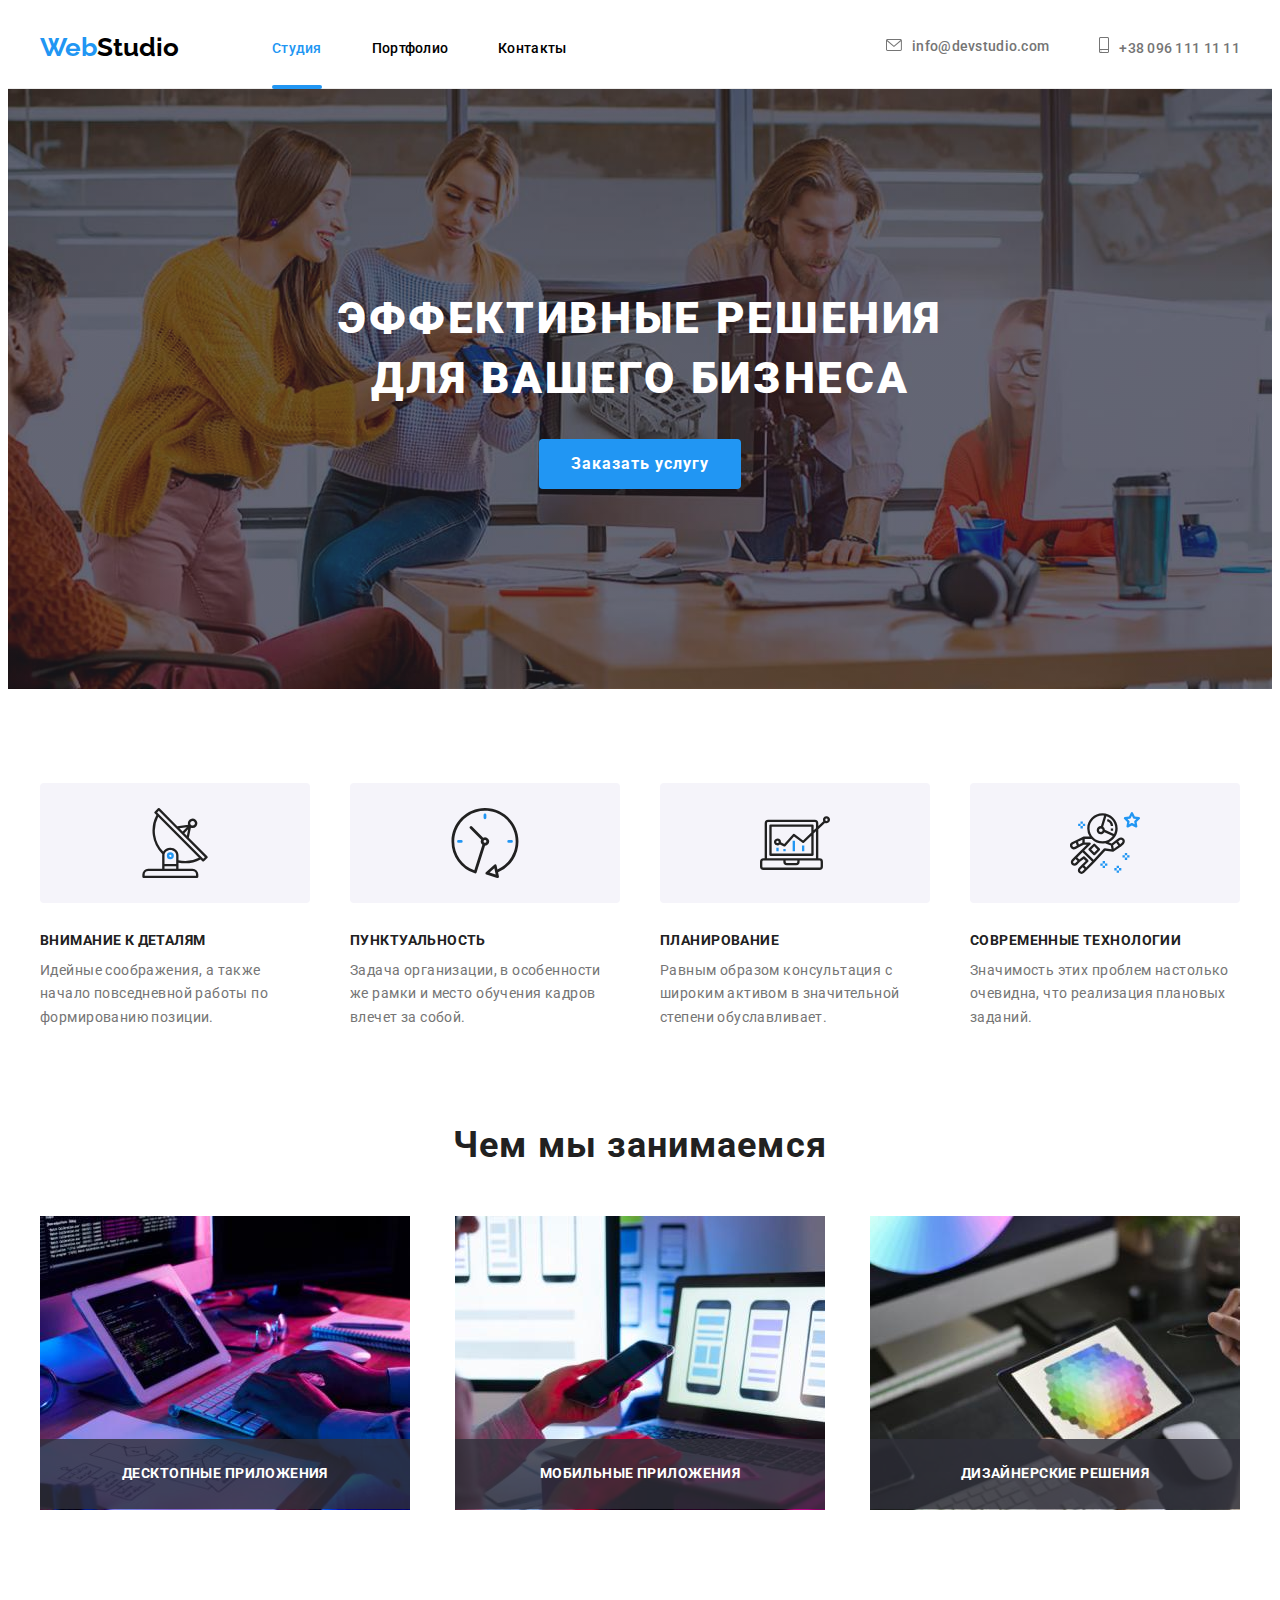
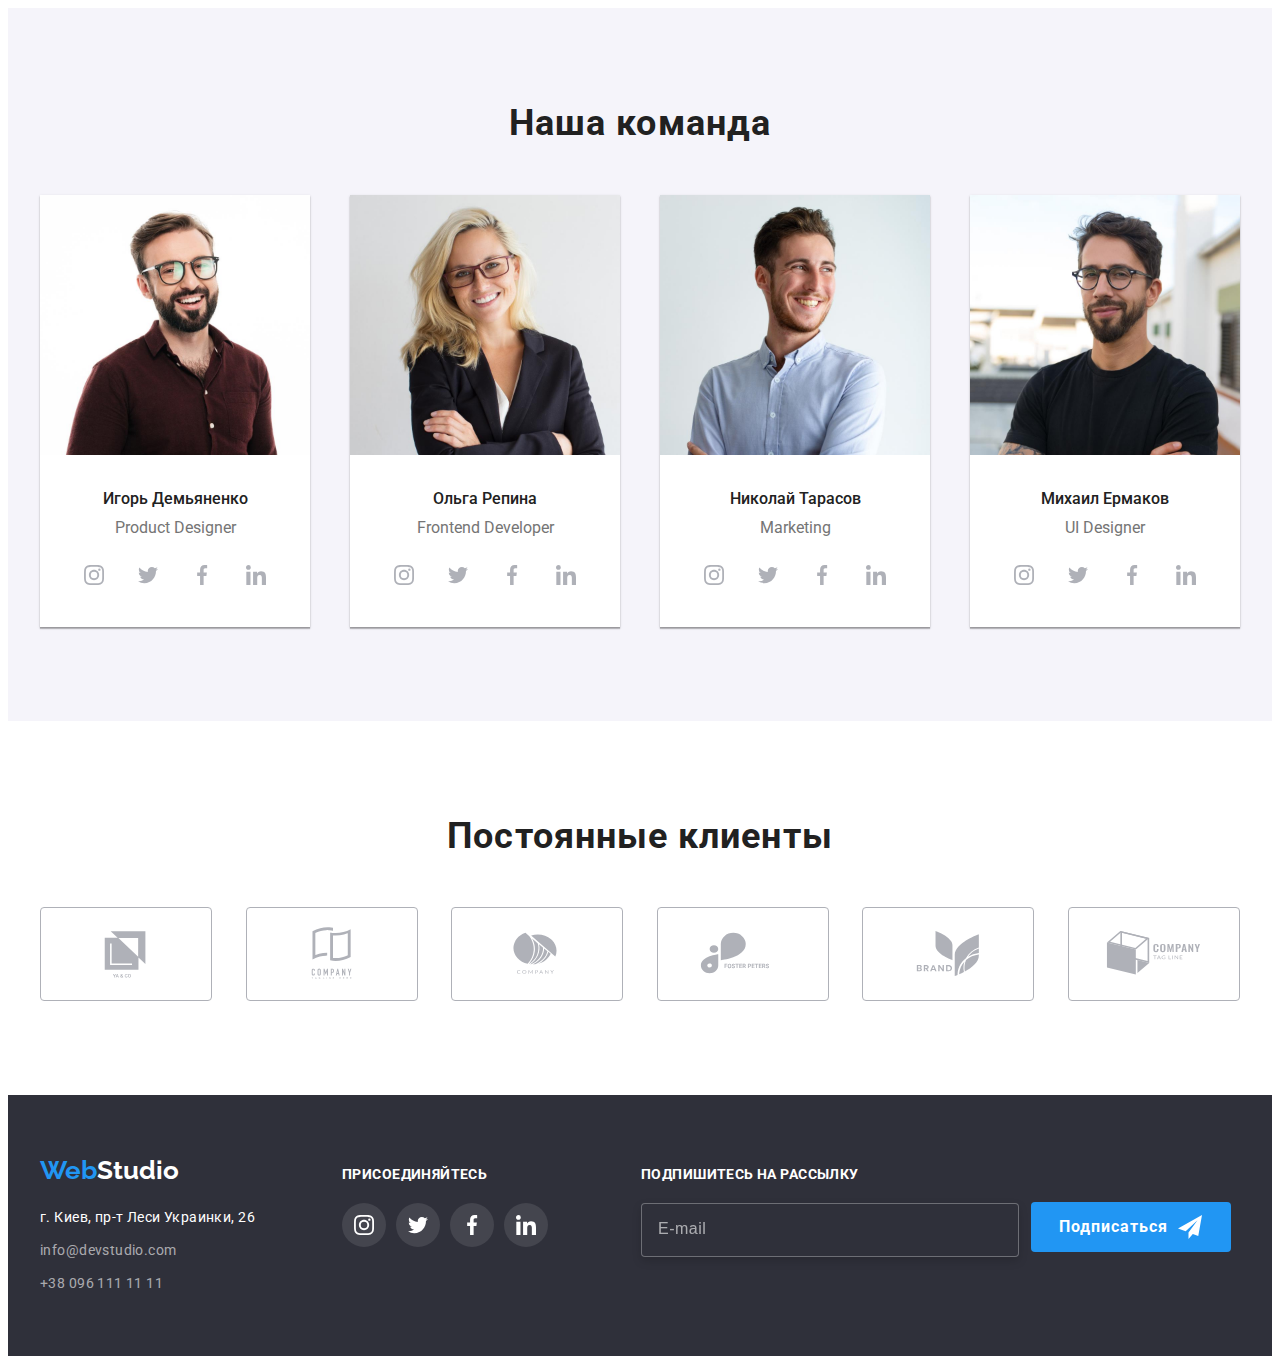
<file: index.html>
<!DOCTYPE html>
<html lang="en">
  <head>
    <meta charset="UTF-8" />
    <meta http-equiv="X-UA-Compatible" content="IE=edge" />
    <meta name="viewport" content="width=device-width, initial-scale=1.0" />
    <title>Document</title>
    <link rel="preconnect" href="https://fonts.googleapis.com" />
    <link rel="preconnect" href="https://fonts.gstatic.com" crossorigin />
    <link
      href="https://fonts.googleapis.com/css2?family=Raleway:wght@700&family=Roboto:wght@400;500;700;900&display=swap"
      rel="stylesheet"
    />
    <link
      rel="stylesheet"
      href="https://cdnjs.cloudflare.com/ajax/libs/modern-normalize/1.1.0/modern-normalize.min.css"
      integrity="sha512-wpPYUAdjBVSE4KJnH1VR1HeZfpl1ub8YT/NKx4PuQ5NmX2tKuGu6U/JRp5y+Y8XG2tV+wKQpNHVUX03MfMFn9Q=="
      crossorigin="anonymous"
      referrerpolicy="no-referrer"
    />
    <link rel="stylesheet" href="./css/main.min.css" />
  </head>

  <body>
    <header class="header index-header">
      <div class="container">
        <nav class="navigation">
          <a href="/" class="logo">Web<span class="logo--color-dark">Studio</span></a>
          <ul class="navigation__list list">
            <li class="navigation__item">
              <a href="./index.html" class="navigation__link link main current">Студия</a>
            </li>
            <li class="navigation__item">
              <a href="./portfolio.html" class="navigation__link link">Портфолио</a>
            </li>
            <li class="navigation__item"><a href="" class="navigation__link link">Контакты</a></li>
          </ul>
        </nav>
        <ul class="connect list header__connect">
          <li>
            <a href="mailto:info@devstudio.com" class="connect__mail link"
              ><svg class="connect__icon" width="16" height="12">
                <use href="./images/icons.svg#icon-envelope"></use></svg>info@devstudio.com</a
            >
          </li>
          <li>
            <a href="tel:+380961111111" class="connect__tel link"
              ><svg class="connect__icon" width="10" height="16">
                <use href="./images/icons.svg#icon-smartphone"></use></svg>+38 096 111 11 11</a
            >
          </li>
        </ul>
      </div>
    </header>

    <main>
      <section class="hero">
        <h1 class="hero__title">Эффективные решения для вашего бизнеса</h1>
        <button type="button" class="button" data-modal-open>Заказать услугу</button>
      </section>

      <section class="description section">
        <div class="container">
          <h2 hidden>Наши преимущества</h2>
          <ul class="list">
            <li>
              <div class="description-item">
                <svg class="description-icon" width="70" height="70">
                  <use href="./images/icons.svg#icon-antenna"></use>
                </svg>
              </div>
              <h3 class="description-title">Внимание к деталям</h3>
              <p class="description-text">
                Идейные соображения, а также начало повседневной работы по формированию позиции.
              </p>
            </li>
            <li>
              <div class="description-item">
                <svg class="description-icon" width="70" height="70">
                  <use href="./images/icons.svg#icon-clock"></use>
                </svg>
              </div>
              <h3 class="description-title">Пунктуальность</h3>
              <p class="description-text">
                Задача организации, в особенности же рамки и место обучения кадров влечет за собой.
              </p>
            </li>
            <li>
              <div class="description-item">
                <svg class="description-icon" width="70" height="70">
                  <use href="./images/icons.svg#icon-diagram"></use>
                </svg>
              </div>
              <h3 class="description-title">Планирование</h3>
              <p class="description-text">
                Равным образом консультация с широким активом в значительной степени обуславливает.
              </p>
            </li>
            <li>
              <div class="description-item">
                <svg class="description-icon" width="70" height="70">
                  <use href="./images/icons.svg#icon-astronaut"></use>
                </svg>
              </div>
              <h3 class="description-title">Современные технологии</h3>
              <p class="description-text">
                Значимость этих проблем настолько очевидна, что реализация плановых заданий.
              </p>
            </li>
          </ul>
        </div>
      </section>

      <section class="photo section">
        <div class="photo-container container">
          <h2 class="photo-title">Чем мы занимаемся</h2>
          <ul class="list">
            <li class="photo-link">
              <a href="">
                <img
                  src="./images/box1.jpg"
                  alt="Человек работает за айпадом"
                  width="370"
                  height="294"
                />
                <p class="photo-text">Десктопные приложения</p>
              </a>
            </li>

            <li class="photo-link">
              <a href="">
                <img
                  src="./images/box2.jpg"
                  alt="Человек работает за телефоном и ноутбуком"
                  width="370"
                  height="294"
                />
                <p class="photo-text">Мобильные приложения</p>
              </a>
            </li>
            <li class="photo-link">
              <a href="">
                <img src="./images/box3.jpg" alt="В руках планшет" width="370" height="294" />
                <p class="photo-text">Дизайнерские решения</p>
              </a>
            </li>
          </ul>
        </div>
      </section>

      <section class="team section">
        <div class="container">
          <h2 class="team-title">Наша команда</h2>
          <ul class="list">
            <li class="list-member">
              <img src="./images/dem.jpg" alt="Фото работника" width="270" height="260" />
              <div class="member">
                <h3 class="team-member">Игорь Демьяненко</h3>
                <p class="team-member-text">Product Designer</p>
                <ul class="soc list">
                  <li>
                    <a href="" class="soc__link soc-link--color-light">
                      <svg class="soc__icon soc-icon--color-dark" width="20" height="20">
                        <use href="./images/icons.svg#icon-instagram"></use>
                      </svg>
                    </a>
                  </li>
                  <li>
                    <a href="" class="soc__link soc-link--color-light">
                      <svg class="soc__icon soc-icon--color-dark" width="20" height="20">
                        <use href="./images/icons.svg#icon-twitter"></use>
                      </svg>
                    </a>
                  </li>
                  <li>
                    <a href="" class="soc__link soc-link--color-light">
                      <svg class="soc__icon soc-icon--color-dark" width="20" height="20">
                        <use href="./images/icons.svg#icon-facebook"></use>
                      </svg>
                    </a>
                  </li>
                  <li>
                    <a href="" class="soc__link soc-link--color-light">
                      <svg class="soc__icon soc-icon--color-dark" width="20" height="20">
                        <use href="./images/icons.svg#icon-linkedin"></use>
                      </svg>
                    </a>
                  </li>
                </ul>
              </div>
            </li>
            <li class="list-member">
              <img src="./images/rep.jpg" alt="Фото работника" width="270" height="260" />
              <div class="member">
                <h3 class="team-member">Ольга Репина</h3>
                <p class="team-member-text">Frontend Developer</p>
                <ul class="soc list">
                  <li>
                    <a href="" class="soc__link soc-link--color-light">
                      <svg class="soc__icon soc-icon--color-dark" width="20" height="20">
                        <use href="./images/icons.svg#icon-instagram"></use>
                      </svg>
                    </a>
                  </li>
                  <li>
                    <a href="" class="soc__link soc-link--color-light">
                      <svg class="soc__icon soc-icon--color-dark" width="20" height="20">
                        <use href="./images/icons.svg#icon-twitter"></use>
                      </svg>
                    </a>
                  </li>
                  <li>
                    <a href="" class="soc__link soc-link--color-light">
                      <svg class="soc__icon soc-icon--color-dark" width="20" height="20">
                        <use href="./images/icons.svg#icon-facebook"></use>
                      </svg>
                    </a>
                  </li>
                  <li>
                    <a href="" class="soc__link soc-link--color-light">
                      <svg class="soc__icon soc-icon--color-dark" width="20" height="20">
                        <use href="./images/icons.svg#icon-linkedin"></use>
                      </svg>
                    </a>
                  </li>
                </ul>
              </div>
            </li>
            <li class="list-member">
              <img src="./images/tar.jpg" alt="Фото работника" width="270" height="260" />
              <div class="member">
                <h3 class="team-member">Николай Тарасов</h3>
                <p class="team-member-text">Marketing</p>
                <ul class="soc list">
                  <li>
                    <a href="" class="soc__link soc-link--color-light">
                      <svg class="soc__icon soc-icon--color-dark" width="20" height="20">
                        <use href="./images/icons.svg#icon-instagram"></use>
                      </svg>
                    </a>
                  </li>
                  <li>
                    <a href="" class="soc__link soc-link--color-light">
                      <svg class="soc__icon soc-icon--color-dark" width="20" height="20">
                        <use href="./images/icons.svg#icon-twitter"></use>
                      </svg>
                    </a>
                  </li>
                  <li>
                    <a href="" class="soc__link soc-link--color-light">
                      <svg class="soc__icon soc-icon--color-dark" width="20" height="20">
                        <use href="./images/icons.svg#icon-facebook"></use>
                      </svg>
                    </a>
                  </li>
                  <li>
                    <a href="" class="soc__link soc-link--color-light">
                      <svg class="soc__icon soc-icon--color-dark" width="20" height="20">
                        <use href="./images/icons.svg#icon-linkedin"></use>
                      </svg>
                    </a>
                  </li>
                </ul>
              </div>
            </li>
            <li class="list-member">
              <img src="./images/er.jpg" alt="Фото работника" width="270" height="260" />
              <div class="member">
                <h3 class="team-member">Михаил Ермаков</h3>
                <p class="team-member-text">UI Designer</p>
                <ul class="soc list">
                  <li>
                    <a href="" class="soc__link soc-link--color-light">
                      <svg class="soc__icon soc-icon--color-dark" width="20" height="20">
                        <use href="./images/icons.svg#icon-instagram"></use>
                      </svg>
                    </a>
                  </li>
                  <li>
                    <a href="" class="soc__link soc-link--color-light">
                      <svg class="soc__icon soc-icon--color-dark" width="20" height="20">
                        <use href="./images/icons.svg#icon-twitter"></use>
                      </svg>
                    </a>
                  </li>
                  <li>
                    <a href="" class="soc__link soc-link--color-light">
                      <svg class="soc__icon soc-icon--color-dark" width="20" height="20">
                        <use href="./images/icons.svg#icon-facebook"></use>
                      </svg>
                    </a>
                  </li>
                  <li>
                    <a href="" class="soc__link soc-link--color-light">
                      <svg class="soc__icon soc-icon--color-dark" width="20" height="20">
                        <use href="./images/icons.svg#icon-linkedin"></use>
                      </svg>
                    </a>
                  </li>
                </ul>
              </div>
            </li>
          </ul>
        </div>
      </section>

      <section class="clients section">
        <div class="container">
          <h2 class="clients-title">Постоянные клиенты</h2>
          <ul class="client-items list">
            <li class="client-item">
              <a href="" class="client-link"
                ><svg class="client-icon" width="106" height="60">
                  <use href="./images/icons.svg#icon-logo1"></use>
                </svg>
              </a>
            </li>
            <li class="client-item">
              <a href="" class="client-link">
                <svg class="client-icon" width="106" height="60">
                  <use href="./images/icons.svg#icon-logo2"></use>
                </svg>
              </a>
            </li>
            <li class="client-item">
              <a href="" class="client-link">
                <svg class="client-icon" width="106" height="60">
                  <use href="./images/icons.svg#icon-logo3"></use>
                </svg>
              </a>
            </li>
            <li class="client-item">
              <a href="" class="client-link">
                <svg class="client-icon" width="106" height="60">
                  <use href="./images/icons.svg#icon-logo4"></use>
                </svg>
              </a>
            </li>
            <li class="client-item">
              <a href="" class="client-link">
                <svg class="client-icon" width="106" height="60">
                  <use href="./images/icons.svg#icon-logo5"></use>
                </svg>
              </a>
            </li>
            <li class="client-item">
              <a href="" class="client-link">
                <svg class="client-icon" width="106" height="60">
                  <use href="./images/icons.svg#icon-logo6"></use>
                </svg>
              </a>
            </li>
          </ul>
        </div>
      </section>
    </main>

    <footer class="footer">
      <div class="container">
        <div class="contact-wrap">
          <h3 hidden>Контакты</h3>
          <a href="/" class="logo">Web<span class="logo--color-light">Studio</span></a>
          <address>
            <p class="address">г. Киев, пр-т Леси Украинки, 26</p>
            <ul class="footer__list">
              <li class="footer__mail">
                <a href="mailto:info@devstudio.com" class="footer__link link">info@devstudio.com</a>
              </li>
              <li><a href="tel:+380961111111" class="footer__link link">+38 096 111 11 11</a></li>
            </ul>
          </address>
        </div>
        <div class="footer__items">
          <h3 class="footer__title">Присоединяйтесь</h3>
          <ul class="soc list">
            <li>
              <a href="" class="soc__link soc-link--color-dark">
                <svg class="soc__icon soc-icon--color-light" width="20" height="20">
                  <use href="./images/icons.svg#icon-instagram"></use>
                </svg>
              </a>
            </li>
            <li>
              <a href="" class="soc__link soc-link--color-dark">
                <svg class="soc__icon soc-icon--color-light" width="20" height="20">
                  <use href="./images/icons.svg#icon-twitter"></use>
                </svg>
              </a>
            </li>
            <li>
              <a href="" class="soc__link soc-link--color-dark">
                <svg class="soc__icon soc-icon--color-light" width="20" height="20">
                  <use href="./images/icons.svg#icon-facebook"></use>
                </svg>
              </a>
            </li>
            <li>
              <a href="" class="soc__link soc-link--color-dark"> 
                <svg class="soc__icon soc-icon--color-light" width="20" height="20">
                  <use href="./images/icons.svg#icon-linkedin"></use>
                </svg>
              </a>
            </li>
          </ul>
        </div>
        <div class="footer__mailing">
          <h3 class="footer__title">Подпишитесь на рассылку</h3>
          <input
            type="email"
            class="footer__input"
            name="send-email"
            placeholder="E-mail"
            id="send-email"
          />
        </div>
        <button type="submit" class="footer__btn">
          Подписаться<svg class="footer__icon" width="24" height="24">
            <use href="./images/icons.svg#icon-send"></use>
          </svg>
        </button>
      </div>
    </footer>
    <div class="backdrop is-hidden" data-modal>
      <div class="modal">
        <button type="button" class="modal-close" data-modal-close>
          <svg class="btn-icon" width="11" height="11">
            <use href="./images/icons.svg#icon-close"></use>
          </svg>
        </button>
        <p class="modal-title">Оставьте свои данные, мы вам перезвоним</p>
        <form class="modal-form">
          <div class="modal-field">
            <label class="modal-form" for="user-name">Имя</label>
            <div class="input-wrap">
              <input type="text" class="modal-input" name="user-name" id="user-name" />
              <svg class="input-icon" width="18" height="18">
                <use href="./images/icons.svg#icon-person"></use>
              </svg>
            </div>
          </div>
          <div class="modal-field">
            <label class="modal-form" for="user-tel">Телефон</label>
            <div class="input-wrap">
              <input type="tel" class="modal-input" name="user-tel" id="user-tel" />
              <svg class="input-icon" width="18" height="18">
                <use href="./images/icons.svg#icon-phone"></use>
              </svg>
            </div>
          </div>
          <div class="modal-field">
            <label class="modal-form" for="user-email">Почта</label>
            <div class="input-wrap">
              <input type="email" class="modal-input" name="user-email" id="user-email" />
              <svg class="input-icon" width="18" height="18">
                <use href="./images/icons.svg#icon-email"></use>
              </svg>
            </div>
          </div>
          <div class="modal-field">
            <label class="modal-form" for="user-text">Комментарий</label>
            <textarea
              name="user-text"
              id="user-text"
              placeholder="Введите текст"
              class="modal-text"
            ></textarea>
          </div>
          <div class="modal-field check-wrap">
            <input
              type="checkbox"
              name="policy"
              id="policy"
              class="modal-check visually-hidden"
              value="true"
            />
            <label for="policy" class="check-text">
              <span>
                <svg class="check-icon" width="13" height="10">
                  <use href="./images/icons.svg#icon-vector"></use>
                </svg>
              </span>
              Соглашаюсь с рассылкой и принимаю
              <a href="" class="check-link">Условия договора</a></label
            >
          </div>
          <button type="submit" class="hero-btn modal-btn">Отправить</button>
        </form>
      </div>
    </div>
    <script src="./js/modal.js"></script>
  </body>
</html>
</file>
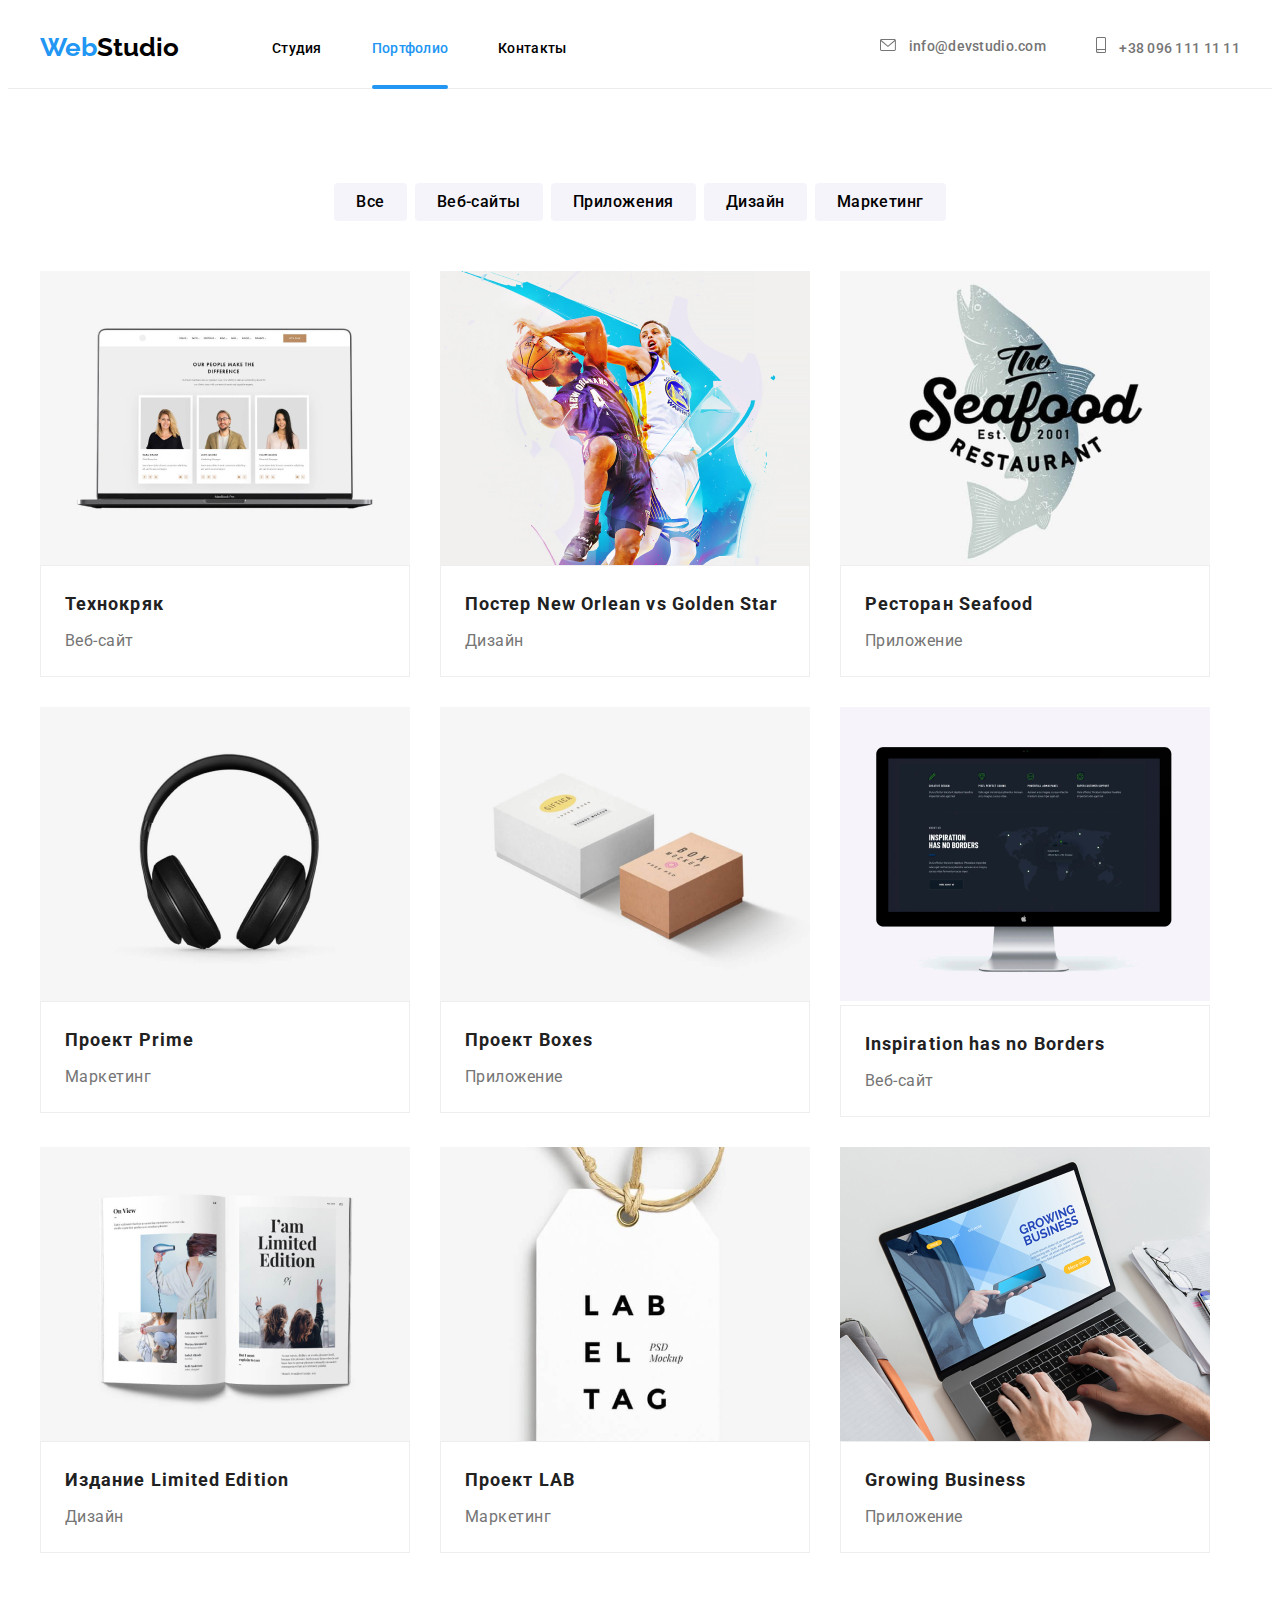
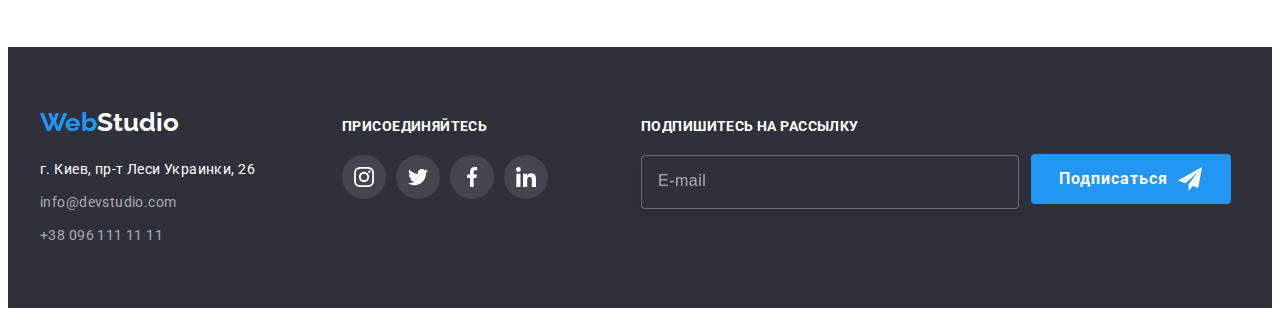
<file: portfolio.html>
<!DOCTYPE html>
<html lang="en">
  <head>
    <meta charset="UTF-8" />
    <meta http-equiv="X-UA-Compatible" content="IE=edge" />
    <meta name="viewport" content="width=device-width, initial-scale=1.0" />
    <title>Document</title>
    <link rel="preconnect" href="https://fonts.googleapis.com" />
    <link rel="preconnect" href="https://fonts.gstatic.com" crossorigin />
    <link
      href="https://fonts.googleapis.com/css2?family=Raleway:wght@700&family=Roboto:wght@400;500;700;900&display=swap"
      rel="stylesheet"
    />
    <link
      rel="stylesheet"
      href="https://cdnjs.cloudflare.com/ajax/libs/modern-normalize/1.1.0/modern-normalize.min.css"
      integrity="sha512-wpPYUAdjBVSE4KJnH1VR1HeZfpl1ub8YT/NKx4PuQ5NmX2tKuGu6U/JRp5y+Y8XG2tV+wKQpNHVUX03MfMFn9Q=="
      crossorigin="anonymous"
      referrerpolicy="no-referrer"
    />
    <link rel="stylesheet" href="./css/main.min.css" />
  </head>

  <body>
    <header class="header port-header">
      <div class="container">
        <nav class="navigation">
          <a href="/" class="logo">Web<span class="logo--color-dark">Studio</span></a>
          <ul class="list">
            <li class="navigation__item"><a href="./index.html" class="navigation__link link">Студия</a></li>
            <li class="navigation__item">
              <a href="./portfolio.html" class="navigation__link link main current">Портфолио</a>
            </li>
            <li class="navigation__item"><a href="" class="navigation__link link">Контакты</a></li>
          </ul>
        </nav>
        <ul class="list connect header__connect">
          <li>
            <a href="mailto:info@devstudio.com" class="connect__mail link"
              ><svg class="connect__icon" width="16" height="12">
                <use href="./images/icons.svg#icon-envelope"></use>
              </svg>
              info@devstudio.com
            </a>
          </li>
          <li>
            <a href="tel:+380961111111" class="connect__tel link"
              ><svg class="connect__icon" width="10" height="16">
                <use href="./images/icons.svg#icon-smartphone"></use>
              </svg>
              +38 096 111 11 11
            </a>
          </li>
        </ul>
      </div>
    </header>

    <main>
      <section class="content section">
        <div class="container">
          <ul class="buttons btn__list">
            <li class="bb"><button type="button" class="btn">Все</button></li>
            <li class="bb"><button type="button" class="btn">Веб-сайты</button></li>
            <li class="bb"><button type="button" class="btn">Приложения</button></li>
            <li class="bb"><button type="button" class="btn">Дизайн</button></li>
            <li class="bb"><button type="button" class="btn">Маркетинг</button></li>
          </ul>
        </div>

        <h1 hidden>Контент</h1>
        <div class="container">
          <ul class="list__cards cards">
            <li class="card">
              <div class="card__top-wrap">
                <a href="">
                  <img
                    class="card__image no-gap"
                    src="./images/techno.jpg"
                    alt="Технокряк"
                    width="370"
                    height="294"
                  />
                </a>
                <p class="card__top-text">
                  Lorem ipsum dolor sit amet, consectetur adipisicing elit. In dolore atque nostrum
                  nulla est tempora porro culpa, quae nisi dolor ratione sapiente adipisci dolorum,
                  maiores accusantium quam maxime officia incidunt!
                </p>
              </div>
              <div class="card__description">
                <h2 class="card__title">Технокряк</h2>
                <p class="card__text">Веб-сайт</p>
              </div>
            </li>
            <li class="card">
              <div class="card__top-wrap">
                <a href="">
                  <img
                    class="card__image no-gap"
                    src="./images/new-orlean.jpg"
                    alt="Постер"
                    width="370"
                    height="294"
                  />
                </a>
                <p class="card__top-text">
                  Lorem ipsum dolor sit amet, consectetur adipisicing elit. In dolore atque nostrum
                  nulla est tempora porro culpa, quae nisi dolor ratione sapiente adipisci dolorum,
                  maiores accusantium quam maxime officia incidunt!
                </p>
              </div>
              <div class="card__description">
                <h2 class="card__title">Постер New Orlean vs Golden Star</h2>
                <p class="card__text">Дизайн</p>
              </div>
            </li>
            <li class="card">
              <div class="card__top-wrap">
                <a href="">
                  <img
                    class="card__image no-gap"
                    src="./images/seafood.jpg"
                    alt="Ресторан Seafood"
                    width="370"
                    height="294"
                  />
                </a>
                <p class="card__top-text">
                  Lorem ipsum dolor sit amet, consectetur adipisicing elit. In dolore atque nostrum
                  nulla est tempora porro culpa, quae nisi dolor ratione sapiente adipisci dolorum,
                  maiores accusantium quam maxime officia incidunt!
                </p>
              </div>
              <div class="card__description">
                <h2 class="card__title">Ресторан Seafood</h2>
                <p class="card__text">Приложение</p>
              </div>
            </li>
            <li class="card">
              <div class="card__top-wrap">
                <a href="">
                  <img
                    class="card__image no-gap"
                    src="./images/prime.jpg"
                    alt="Проект Prime"
                    width="370"
                    height="294"
                  />
                </a>
                <p class="card__top-text">
                  Lorem ipsum dolor sit amet, consectetur adipisicing elit. In dolore atque nostrum
                  nulla est tempora porro culpa, quae nisi dolor ratione sapiente adipisci dolorum,
                  maiores accusantium quam maxime officia incidunt!
                </p>
              </div>
              <div class="card__description">
                <h2 class="card__title">Проект Prime</h2>
                <p class="card__text">Маркетинг</p>
              </div>
            </li>
            <li class="card">
              <div class="card__top-wrap">
                <a href="">
                  <img
                    class="card__image no-gap"
                    src="./images/boxes.jpg"
                    alt="Проект Boxes"
                    width="370"
                    height="294"
                  />
                </a>
                <p class="card__top-text">
                  Lorem ipsum dolor sit amet, consectetur adipisicing elit. In dolore atque nostrum
                  nulla est tempora porro culpa, quae nisi dolor ratione sapiente adipisci dolorum,
                  maiores accusantium quam maxime officia incidunt!
                </p>
              </div>
              <div class="card__description">
                <h2 class="card__title">Проект Boxes</h2>
                <p class="card__text">Приложение</p>
              </div>
            </li>
            <li class="card">
              <div class="card__top-wrap">
                <a href="">
                  <img
                    class="card_image no-gap"
                    src="./images/inspiration.jpg"
                    alt="Моноблок"
                    width="370"
                    height="294"
                  />
                </a>
                <p class="card__top-text">
                  Lorem ipsum dolor sit amet, consectetur adipisicing elit. In dolore atque nostrum
                  nulla est tempora porro culpa, quae nisi dolor ratione sapiente adipisci dolorum,
                  maiores accusantium quam maxime officia incidunt!
                </p>
              </div>
              <div class="card__description">
                <h2 class="card__title">Inspiration has no Borders</h2>
                <p class="card__text">Веб-сайт</p>
              </div>
            </li>
            <li class="card">
              <div class="card__top-wrap">
                <a href="">
                  <img
                    class="card__image no-gap"
                    src="./images/limited.jpg"
                    alt="Журнал"
                    width="370"
                    height="294"
                  />
                </a>
                <p class="card__top-text">
                  Lorem ipsum dolor sit amet, consectetur adipisicing elit. In dolore atque nostrum
                  nulla est tempora porro culpa, quae nisi dolor ratione sapiente adipisci dolorum,
                  maiores accusantium quam maxime officia incidunt!
                </p>
              </div>
              <div class="card__description">
                <h2 class="card__title">Издание Limited Edition</h2>
                <p class="card__text">Дизайн</p>
              </div>
            </li>
            <li class="card">
              <div class="card__top-wrap">
                <a href="">
                  <img
                    class="card__image no-gap"
                    src="./images/lab.jpg"
                    alt="Лейбл"
                    width="370"
                    height="294"
                  />
                </a>
                <p class="card__top-text">
                  Lorem ipsum dolor sit amet, consectetur adipisicing elit. In dolore atque nostrum
                  nulla est tempora porro culpa, quae nisi dolor ratione sapiente adipisci dolorum,
                  maiores accusantium quam maxime officia incidunt!
                </p>
              </div>
              <div class="card__description">
                <h2 class="card__title">Проект LAB</h2>
                <p class="card__text">Маркетинг</p>
              </div>
            </li>
            <li class="card">
              <div class="card__top-wrap">
                <a href="">
                  <img
                    class="card__image no-gap"
                    src="./images/business.jpg"
                    alt="Ноутбук"
                    width="370"
                    height="294"
                  />
                </a>
                <p class="card__top-text">
                  Lorem ipsum dolor sit amet, consectetur adipisicing elit. In dolore atque nostrum
                  nulla est tempora porro culpa, quae nisi dolor ratione sapiente adipisci dolorum,
                  maiores accusantium quam maxime officia incidunt!
                </p>
              </div>
              <div class="card__description">
                <h2 class="card__title">Growing Business</h2>
                <p class="card__text">Приложение</p>
              </div>
            </li>
          </ul>
        </div>
      </section>
    </main>

    <footer class="footer">
      <div class="container port-container">
        <div class="contact-wrap">
          <h3 hidden>Контакты</h3>
          <a href="/" class="logo">Web<span class="logo--color-light">Studio</span></a>
          <address>
            <p class="address">г. Киев, пр-т Леси Украинки, 26</p>
            <ul class="footer__list">
              <li class="footer__mail">
                <a href="mailto:info@devstudio.com" class="footer__link link">info@devstudio.com</a>
              </li>
              <li><a href="tel:+380961111111" class="footer__link link">+38 096 111 11 11</a></li>
            </ul>
          </address>
        </div>
        <div class="footer__items">
          <h3 class="footer__title">Присоединяйтесь</h3>
          <ul class="soc list">
            <li>
              <a href="" class="soc__link soc-link--color-dark">
                <svg class="soc__icon soc-icon--color-light" height="20">
                  <use href="./images/icons.svg#icon-instagram"></use>
                </svg>
              </a>
            </li>
            <li>
              <a href="" class="soc__link soc-link--color-dark">
                <svg class="soc__icon soc-icon--color-light" height="20">
                  <use href="./images/icons.svg#icon-twitter"></use>
                </svg>
              </a>
            </li>
            <li>
              <a href="" class="soc__link soc-link--color-dark">
                <svg class="soc__icon soc-icon--color-light" height="20">
                  <use href="./images/icons.svg#icon-facebook"></use>
                </svg>
              </a>
            </li>
            <li>
              <a href="" class="soc__link soc-link--color-dark">
                <svg class="soc__icon soc-icon--color-light" height="20">
                  <use href="./images/icons.svg#icon-linkedin"></use>
                </svg>
              </a>
            </li>
          </ul>
        </div>
        <div class="footer__mailing">
          <h3 class="footer__title">Подпишитесь на рассылку</h3>
          <input
            type="email"
            class="footer__input"
            name="send-email"
            placeholder="E-mail"
            id="send-email"
          />
        </div>
        <button type="submit" class="footer__btn">
          Подписаться<svg class="footer__icon" width="24" height="24">
            <use href="./images/icons.svg#icon-send"></use>
          </svg>
        </button>
      </div>
    </footer>
  </body>
</html>
</file>
<file: css/main.min.css>
p,h1,h2,h3,h4,h5,h6{margin:0}ul{margin:0;padding-left:0}a{color:currentColor}body{font-family:"Roboto",sans-serif;color:#000}.section{padding-top:94px;padding-bottom:94px}.description-section>.container{display:-webkit-box;display:-ms-flexbox;display:flex}.logo{font-family:"Raleway";font-style:normal;font-weight:700;font-size:26px;line-height:1.19;color:#2196f3;margin-right:93px;text-decoration:none}.logo--color-dark{color:#000;-webkit-transition:color 250ms cubic-bezier(0.4, 0, 0.2, 1);transition:color 250ms cubic-bezier(0.4, 0, 0.2, 1)}.logo--color-dark:focus,.logo--color-dark:hover{color:#2196f3}.logo--color-light{color:#fff;-webkit-transition:color 250ms cubic-bezier(0.4, 0, 0.2, 1);transition:color 250ms cubic-bezier(0.4, 0, 0.2, 1)}.logo--color-light:focus,.logo--color-light:hover{color:#2196f3}.current::after{position:absolute;content:"";width:100%;height:4px;border-radius:2px;left:0;background-color:#2196f3;bottom:-33px}.current{position:relative}.list{display:-webkit-box;display:-ms-flexbox;display:flex;-webkit-box-pack:justify;-ms-flex-pack:justify;justify-content:space-between}.header{background-color:#fff;border-bottom:1px solid #ececec;padding-top:24px;padding-bottom:25px}.header .container{display:-webkit-box;display:-ms-flexbox;display:flex}.container{width:100%;max-width:1200px;margin-left:auto;margin-right:auto;padding-right:15px;padding-left:15px}.list{list-style:none}.link{text-decoration:none;-webkit-transition:color 250ms cubic-bezier(0.4, 0, 0.2, 1);transition:color 250ms cubic-bezier(0.4, 0, 0.2, 1)}.link:hover,.link:focus{color:#2196f3}.navigation__link{font-weight:500;font-size:14px;line-height:1.14;letter-spacing:.02em;color:#000}.main{color:#2196f3}.connect{font-weight:500;font-size:14px;line-height:1.14;letter-spacing:.02em;color:#757575;display:-webkit-box;display:-ms-flexbox;display:flex;-webkit-box-align:center;-ms-flex-align:center;align-items:center;gap:50px}.header__connect{margin-left:auto}.connect__icon{fill:#757575;margin-right:10px;-webkit-transition:fill 250ms cubic-bezier(0.4, 0, 0.2, 1);transition:fill 250ms cubic-bezier(0.4, 0, 0.2, 1)}.connect__icon:hover,.connect__icon:focus{fill:#2196f3}.connect__mail:hover .connect__icon,.connect__mail:focus .connect__icon,.connect__tel:hover .connect__icon,.connect__tel:focus .connect__icon{fill:#2196f3}.connect__icon:hover .connect__icon,connect__icon:focus .connect__icon{fill:#2196f3}.navigation{display:-webkit-box;display:-ms-flexbox;display:flex;-webkit-box-align:center;-ms-flex-align:center;align-items:center}.navigation__list{display:-webkit-box;display:-ms-flexbox;display:flex}.navigation__item:not(:last-child){margin-right:50px}.hero{background-image:-webkit-gradient(linear, left top, left bottom, from(rgba(47, 48, 58, 0.4)), to(rgba(47, 48, 58, 0.4))),url(../images/hero-bg.jpg);background-image:linear-gradient(rgba(47, 48, 58, 0.4), rgba(47, 48, 58, 0.4)),url(../images/hero-bg.jpg);max-width:1600px;background-repeat:no-repeat;background-position:center;background-size:cover;padding-top:200px;padding-bottom:200px;margin:0 auto}.hero__title{font-weight:900;font-size:44px;line-height:1.36;color:#fff;text-align:center;letter-spacing:.06em;text-transform:uppercase;margin-bottom:30px;max-width:696px;margin-right:auto;margin-left:auto}.description-item{width:270px;height:120px;border-radius:4px;margin-bottom:30px;background-color:#f5f4fa;display:-webkit-box;display:-ms-flexbox;display:flex;-webkit-box-align:center;-ms-flex-align:center;align-items:center;-webkit-box-pack:center;-ms-flex-pack:center;justify-content:center}.description-title{font-weight:700;font-size:14px;line-height:1.14;letter-spacing:.03em;text-transform:uppercase;margin-bottom:10px;color:#212121;width:270px}.description-text{font-size:14px;line-height:1.71;letter-spacing:.03em;width:270px;color:#757575}.button{background:#2196f3;font-family:inherit;font-weight:700;font-size:16px;line-height:1.875;margin:auto;display:-webkit-box;display:-ms-flexbox;display:flex;-webkit-box-align:center;-ms-flex-align:center;align-items:center;text-align:center;letter-spacing:.06em;cursor:pointer;color:#fff;padding:10px 32px;border-radius:4px;border:none;-webkit-transition:background-color 250ms cubic-bezier(0.4, 0, 0.2, 1);transition:background-color 250ms cubic-bezier(0.4, 0, 0.2, 1)}.button:hover,.button:focus{background:#188ce8}.btn__list{display:-webkit-box;display:-ms-flexbox;display:flex;display:flex;-webkit-box-pack:center;-ms-flex-pack:center;justify-content:center;list-style:none}.btn{font-family:inherit;font-weight:500;font-size:16px;line-height:1.63;background-color:#f5f4fa;text-align:center;letter-spacing:.03em;cursor:pointer;-webkit-box-align:center;-ms-flex-align:center;align-items:center;padding:6px 22px;border-radius:4px;border:none;margin-bottom:50px;-webkit-transition:background-color 250ms cubic-bezier(0.4, 0, 0.2, 1),color 250ms cubic-bezier(0.4, 0, 0.2, 1),-webkit-box-shadow 250ms cubic-bezier(0.4, 0, 0.2, 1);transition:background-color 250ms cubic-bezier(0.4, 0, 0.2, 1),color 250ms cubic-bezier(0.4, 0, 0.2, 1),-webkit-box-shadow 250ms cubic-bezier(0.4, 0, 0.2, 1);transition:background-color 250ms cubic-bezier(0.4, 0, 0.2, 1),color 250ms cubic-bezier(0.4, 0, 0.2, 1),box-shadow 250ms cubic-bezier(0.4, 0, 0.2, 1);transition:background-color 250ms cubic-bezier(0.4, 0, 0.2, 1),color 250ms cubic-bezier(0.4, 0, 0.2, 1),box-shadow 250ms cubic-bezier(0.4, 0, 0.2, 1),-webkit-box-shadow 250ms cubic-bezier(0.4, 0, 0.2, 1)}.btn:hover,.btn:focus{background-color:#2196f3;color:#fff;-webkit-box-shadow:0px 3px 1px rgba(0,0,0,.1),0px 1px 2px rgba(0,0,0,.08),0px 2px 2px rgba(0,0,0,.12);box-shadow:0px 3px 1px rgba(0,0,0,.1),0px 1px 2px rgba(0,0,0,.08),0px 2px 2px rgba(0,0,0,.12)}.bb:not(:last-child):not(:last-child){margin-right:8px}.footer__btn{width:200px;height:50px;background:#2196f3;font-family:inherit;font-weight:700;font-size:16px;line-height:1.875;margin-top:47px;margin-left:12px;display:-webkit-box;display:-ms-flexbox;display:flex;-webkit-box-align:center;-ms-flex-align:center;align-items:center;text-align:center;letter-spacing:.06em;cursor:pointer;color:#fff;padding-left:28px;border-radius:4px;border:none;-webkit-transition:background-color 250ms cubic-bezier(0.4, 0, 0.2, 1);transition:background-color 250ms cubic-bezier(0.4, 0, 0.2, 1)}.footer__icon{fill:#fff;margin-left:10px}.photo-title{font-weight:700;font-size:36px;line-height:1.17;text-align:center;letter-spacing:.03em;margin-bottom:50px;color:#212121}.photo{padding-top:0}.photo-link{position:relative}.photo-text{position:absolute;bottom:5px;width:100%;height:70px;font-weight:700;font-size:14px;line-height:1.14;letter-spacing:.03em;text-transform:uppercase;color:#fff;background:rgba(47,48,58,.8);display:-webkit-box;display:-ms-flexbox;display:flex;-webkit-box-pack:center;-ms-flex-pack:center;justify-content:center;-webkit-box-align:center;-ms-flex-align:center;align-items:center}.team{background:#f5f4fa}.team-title,.clients-title{font-weight:700;font-size:36px;line-height:1.17;text-align:center;letter-spacing:.03em;margin-bottom:50px;color:#212121}.list-member{background-color:#fff;width:270px;-webkit-box-shadow:0px 1px 3px rgba(0,0,0,.12),0px 1px 1px rgba(0,0,0,.14),0px 2px 1px rgba(0,0,0,.2);box-shadow:0px 1px 3px rgba(0,0,0,.12),0px 1px 1px rgba(0,0,0,.14),0px 2px 1px rgba(0,0,0,.2)}.team-member{font-weight:500;font-size:16px;line-height:1.19;color:#212121;margin-bottom:10px;text-align:center}.team-member-text{font-size:16px;line-height:1.19;text-align:center;color:#757575;margin-bottom:16px}.member{padding-top:30px;padding-bottom:30px}.client-items{display:-webkit-box;display:-ms-flexbox;display:flex}.client-link{width:170px;height:92px;border:1px solid;border-radius:4px;display:-webkit-box;display:-ms-flexbox;display:flex;-webkit-box-align:center;-ms-flex-align:center;align-items:center;-webkit-box-pack:center;-ms-flex-pack:center;justify-content:center;color:#afb1b8;fill:currentColor;-webkit-transition:border-color 250ms cubic-bezier(0.4, 0, 0.2, 1);transition:border-color 250ms cubic-bezier(0.4, 0, 0.2, 1)}.client-link:hover,.client-link:focus{border-color:#2196f3}.client-icon{-webkit-transition:fill 250ms cubic-bezier(0.4, 0, 0.2, 1);transition:fill 250ms cubic-bezier(0.4, 0, 0.2, 1)}.client-link:hover .client-icon,.client-link:focus .client-icon{fill:#2196f3;border-color:#2196f3}.soc{display:-webkit-box;display:-ms-flexbox;display:flex;-webkit-box-pack:center;-ms-flex-pack:center;justify-content:center;gap:10px}.soc__link{width:44px;height:44px;border-radius:50%;display:-webkit-box;display:-ms-flexbox;display:flex;-webkit-box-align:center;-ms-flex-align:center;align-items:center;-webkit-box-pack:center;-ms-flex-pack:center;justify-content:center}.soc-icon--color-dark{fill:currentColor}.soc-link--color-light{background-color:#fff;color:#afb1b8;-webkit-transition:background-color 250ms cubic-bezier(0.4, 0, 0.2, 1),color 250ms cubic-bezier(0.4, 0, 0.2, 1);transition:background-color 250ms cubic-bezier(0.4, 0, 0.2, 1),color 250ms cubic-bezier(0.4, 0, 0.2, 1)}.soc-link--color-light:hover,.soc-link--color-light:focus{background-color:#2196f3;color:#fff}.soc-icon--color-light{fill:#fff}.soc-link--color-dark{background-color:rgba(255,255,255,.1);color:#afb1b8;-webkit-transition:background-color 250ms cubic-bezier(0.4, 0, 0.2, 1);transition:background-color 250ms cubic-bezier(0.4, 0, 0.2, 1)}.soc-link--color-dark:hover,.soc-link--color-dark:focus{background-color:#2196f3}.footer{background:#2f303a;padding-top:60px;padding-bottom:60px}.footer .container{width:100%;max-width:1200px;display:-webkit-box;display:-ms-flexbox;display:flex;margin-right:auto;margin-left:auto}.address{font-style:normal;font-size:14px;line-height:1.71;letter-spacing:.03em;color:#fff;margin-top:20px;margin-bottom:9px}.footer__link{font-style:normal;font-size:14px;line-height:1.71;letter-spacing:.03em;color:rgba(255,255,255,.6)}.footer__mail{margin-bottom:9px}.footer__title{font-weight:700;font-style:normal;font-size:14px;line-height:1.14;letter-spacing:.03em;text-transform:uppercase;margin-bottom:20px;color:#fff}.footer__items{padding-top:12px;padding-left:70px}.footer__mailing{padding-top:12px;padding-left:93px}.footer__input{width:358px;height:50px;border:1px solid rgba(255,255,255,.3);-webkit-filter:drop-shadow(0px 4px 4px rgba(0, 0, 0, 0.15));filter:drop-shadow(0px 4px 4px rgba(0, 0, 0, 0.15));border-radius:4px;background-color:#2f303a;padding-left:16px;outline:none;color:#fff}.footer__input::-webkit-input-placeholder{font-size:16px;line-height:1.25;display:-webkit-box;display:flex;-webkit-box-align:center;align-items:center;letter-spacing:.03em;color:rgba(255,255,255,.6)}.footer__input::-moz-placeholder{font-size:16px;line-height:1.25;display:flex;align-items:center;letter-spacing:.03em;color:rgba(255,255,255,.6)}.footer__input:-ms-input-placeholder{font-size:16px;line-height:1.25;display:-ms-flexbox;display:flex;-ms-flex-align:center;align-items:center;letter-spacing:.03em;color:rgba(255,255,255,.6)}.footer__input::-ms-input-placeholder{font-size:16px;line-height:1.25;display:-ms-flexbox;display:flex;-ms-flex-align:center;align-items:center;letter-spacing:.03em;color:rgba(255,255,255,.6)}.footer__input::placeholder{font-size:16px;line-height:1.25;display:-webkit-box;display:-ms-flexbox;display:flex;-webkit-box-align:center;-ms-flex-align:center;align-items:center;letter-spacing:.03em;color:rgba(255,255,255,.6)}.footer__list{list-style:none}.list__cards{display:-webkit-box;display:-ms-flexbox;display:flex;list-style:none}.cards{-ms-flex-wrap:wrap;flex-wrap:wrap;gap:30px}.card{width:370px;-webkit-transition:-webkit-box-shadow 250ms cubic-bezier(0.4, 0, 0.2, 1);transition:-webkit-box-shadow 250ms cubic-bezier(0.4, 0, 0.2, 1);transition:box-shadow 250ms cubic-bezier(0.4, 0, 0.2, 1);transition:box-shadow 250ms cubic-bezier(0.4, 0, 0.2, 1), -webkit-box-shadow 250ms cubic-bezier(0.4, 0, 0.2, 1)}.card:hover,.card:focus{-webkit-box-shadow:0px 1px 1px rgba(0,0,0,.12),0px 4px 4px rgba(0,0,0,.06),1px 4px 6px rgba(0,0,0,.16);box-shadow:0px 1px 1px rgba(0,0,0,.12),0px 4px 4px rgba(0,0,0,.06),1px 4px 6px rgba(0,0,0,.16)}.card__description{border:1px solid #eee;padding:20px 24px}.card__image.no-gap{display:block}.card__top-wrap{position:relative;overflow:hidden}.card__top-text{position:absolute;top:0;left:0;height:100%;color:#fff;font-size:18px;line-height:1.55;padding:40px;background-color:rgba(33,150,243,.9);-webkit-transform:translateY(100%);transform:translateY(100%);-webkit-transition:-webkit-transform 250ms cubic-bezier(0.4, 0, 0.2, 1);transition:-webkit-transform 250ms cubic-bezier(0.4, 0, 0.2, 1);transition:transform 250ms cubic-bezier(0.4, 0, 0.2, 1);transition:transform 250ms cubic-bezier(0.4, 0, 0.2, 1), -webkit-transform 250ms cubic-bezier(0.4, 0, 0.2, 1);overflow:auto}.card:hover .card__top-text,.card:focus .card__top-text{-webkit-transform:translateY(0%);transform:translateY(0%)}.card__title{font-weight:700;font-size:18px;line-height:2;letter-spacing:.06em;color:#212121;margin-bottom:4px}.card__text{font-size:16px;line-height:30px;letter-spacing:.03em;color:#757575}.backdrop{position:fixed;top:0;width:100%;height:100%;background-color:rgba(0,0,0,.2);-webkit-transition:opacity 250ms cubic-bezier(0.4, 0, 0.2, 1),visibility 250ms cubic-bezier(0.4, 0, 0.2, 1);transition:opacity 250ms cubic-bezier(0.4, 0, 0.2, 1),visibility 250ms cubic-bezier(0.4, 0, 0.2, 1)}.modal{width:528px;min-height:581px;background-color:#fff;border-radius:4px;position:absolute;top:50%;left:50%;-webkit-transform:translate(-50%, -50%) scale(1);transform:translate(-50%, -50%) scale(1);-webkit-transition:-webkit-transform 250ms cubic-bezier(0.4, 0, 0.2, 1);transition:-webkit-transform 250ms cubic-bezier(0.4, 0, 0.2, 1);transition:transform 250ms cubic-bezier(0.4, 0, 0.2, 1);transition:transform 250ms cubic-bezier(0.4, 0, 0.2, 1), -webkit-transform 250ms cubic-bezier(0.4, 0, 0.2, 1);padding:40px}.backdrop.is-hidden .modal{-webkit-transform:translate(-50%, -50%) scale(0);transform:translate(-50%, -50%) scale(0)}.modal-close{position:absolute;width:30px;height:30px;border:1px solid rgba(0,0,0,.1);border-radius:50%;background-color:rgba(0,0,0,0);right:8px;top:8px;cursor:pointer;display:-webkit-box;display:-ms-flexbox;display:flex;-webkit-box-pack:center;-ms-flex-pack:center;justify-content:center;-webkit-box-align:center;-ms-flex-align:center;align-items:center;-webkit-transition:fill 250ms cubic-bezier(0.4, 0, 0.2, 1);transition:fill 250ms cubic-bezier(0.4, 0, 0.2, 1)}.modal-close:hover,.modal-close:focus{fill:#2196f3}.is-hidden{opacity:0;visibility:hidden;pointer-events:none}.modal-title{font-weight:700;font-size:20px;line-height:1.15;text-align:center;letter-spacing:.03em;color:#212121;margin-bottom:12px}.modal-input{width:100%;height:40px;border:1px solid rgba(33,33,33,.2);border-radius:4px;padding-left:42px;outline:none;-webkit-transition:border-color 250ms cubic-bezier(0.4, 0, 0.2, 1);transition:border-color 250ms cubic-bezier(0.4, 0, 0.2, 1)}.modal-input:focus{fill:#2196f3;border-color:#2196f3}.input-wrap{position:relative}.input-icon{position:absolute;left:12px;top:50%;-webkit-transform:translateY(-50%);transform:translateY(-50%);-webkit-transition:fill 250ms cubic-bezier(0.4, 0, 0.2, 1);transition:fill 250ms cubic-bezier(0.4, 0, 0.2, 1)}.modal-input:focus+.input-icon{fill:#2196f3;border-color:#2196f3}.modal-form{font-size:12px;line-height:1.17;letter-spacing:.01em;color:#757575;display:block;margin-bottom:4px}.modal-field:not(:last-child){margin-bottom:10px}.modal-text{width:100%;height:120px;border:1px solid rgba(33,33,33,.2);border-radius:4px;padding:12px 16px;outline:none;resize:none}.modal-text::-webkit-input-placeholder{color:rgba(117,117,117,.5)}.modal-text::-moz-placeholder{color:rgba(117,117,117,.5)}.modal-text:-ms-input-placeholder{color:rgba(117,117,117,.5)}.modal-text::-ms-input-placeholder{color:rgba(117,117,117,.5)}.modal-text::placeholder{color:rgba(117,117,117,.5)}.modal-text:focus{fill:#2196f3;border-color:#2196f3}.visually-hidden{position:absolute;white-space:nowrap;width:1px;height:1px;overflow:hidden;border:0;padding:0;clip:rect(0 0 0 0);-webkit-clip-path:inset(50%);clip-path:inset(50%);margin:-1px}.check-text{font-size:14px;line-height:1.71;letter-spacing:.03em;color:#757575;display:-webkit-box;display:-ms-flexbox;display:flex;-webkit-box-align:center;-ms-flex-align:center;align-items:center}.check-text span{width:16px;height:15px;background:#fff;border:2px solid #212121;border-radius:2px;margin-right:7px;display:-webkit-box;display:-ms-flexbox;display:flex;-webkit-box-align:center;-ms-flex-align:center;align-items:center;-webkit-box-pack:center;-ms-flex-pack:center;justify-content:center;-webkit-transition:border-color 250ms cubic-bezier(0.4, 0, 0.2, 1),background-color 250ms cubic-bezier(0.4, 0, 0.2, 1);transition:border-color 250ms cubic-bezier(0.4, 0, 0.2, 1),background-color 250ms cubic-bezier(0.4, 0, 0.2, 1)}.modal-check:checked+.check-text span{background-color:#2196f3;border:none}.modal-check:focus+.check-text span{border-color:#2196f3}.check-icon{fill:rgba(0,0,0,0);-webkit-transition:fill 250ms cubic-bezier(0.4, 0, 0.2, 1);transition:fill 250ms cubic-bezier(0.4, 0, 0.2, 1)}.modal-check:checked+.check-text .check-icon{fill:#fff}.check-link{color:#2196f3;margin-left:4px}.check-wrap{display:-webkit-box;display:-ms-flexbox;display:flex;-webkit-box-pack:center;-ms-flex-pack:center;justify-content:center}.modal-btn{margin-top:30px;width:200px;height:50px;display:-webkit-box;display:-ms-flexbox;display:flex;-webkit-box-pack:center;-ms-flex-pack:center;justify-content:center}/*# sourceMappingURL=main.min.css.map */
</file>
